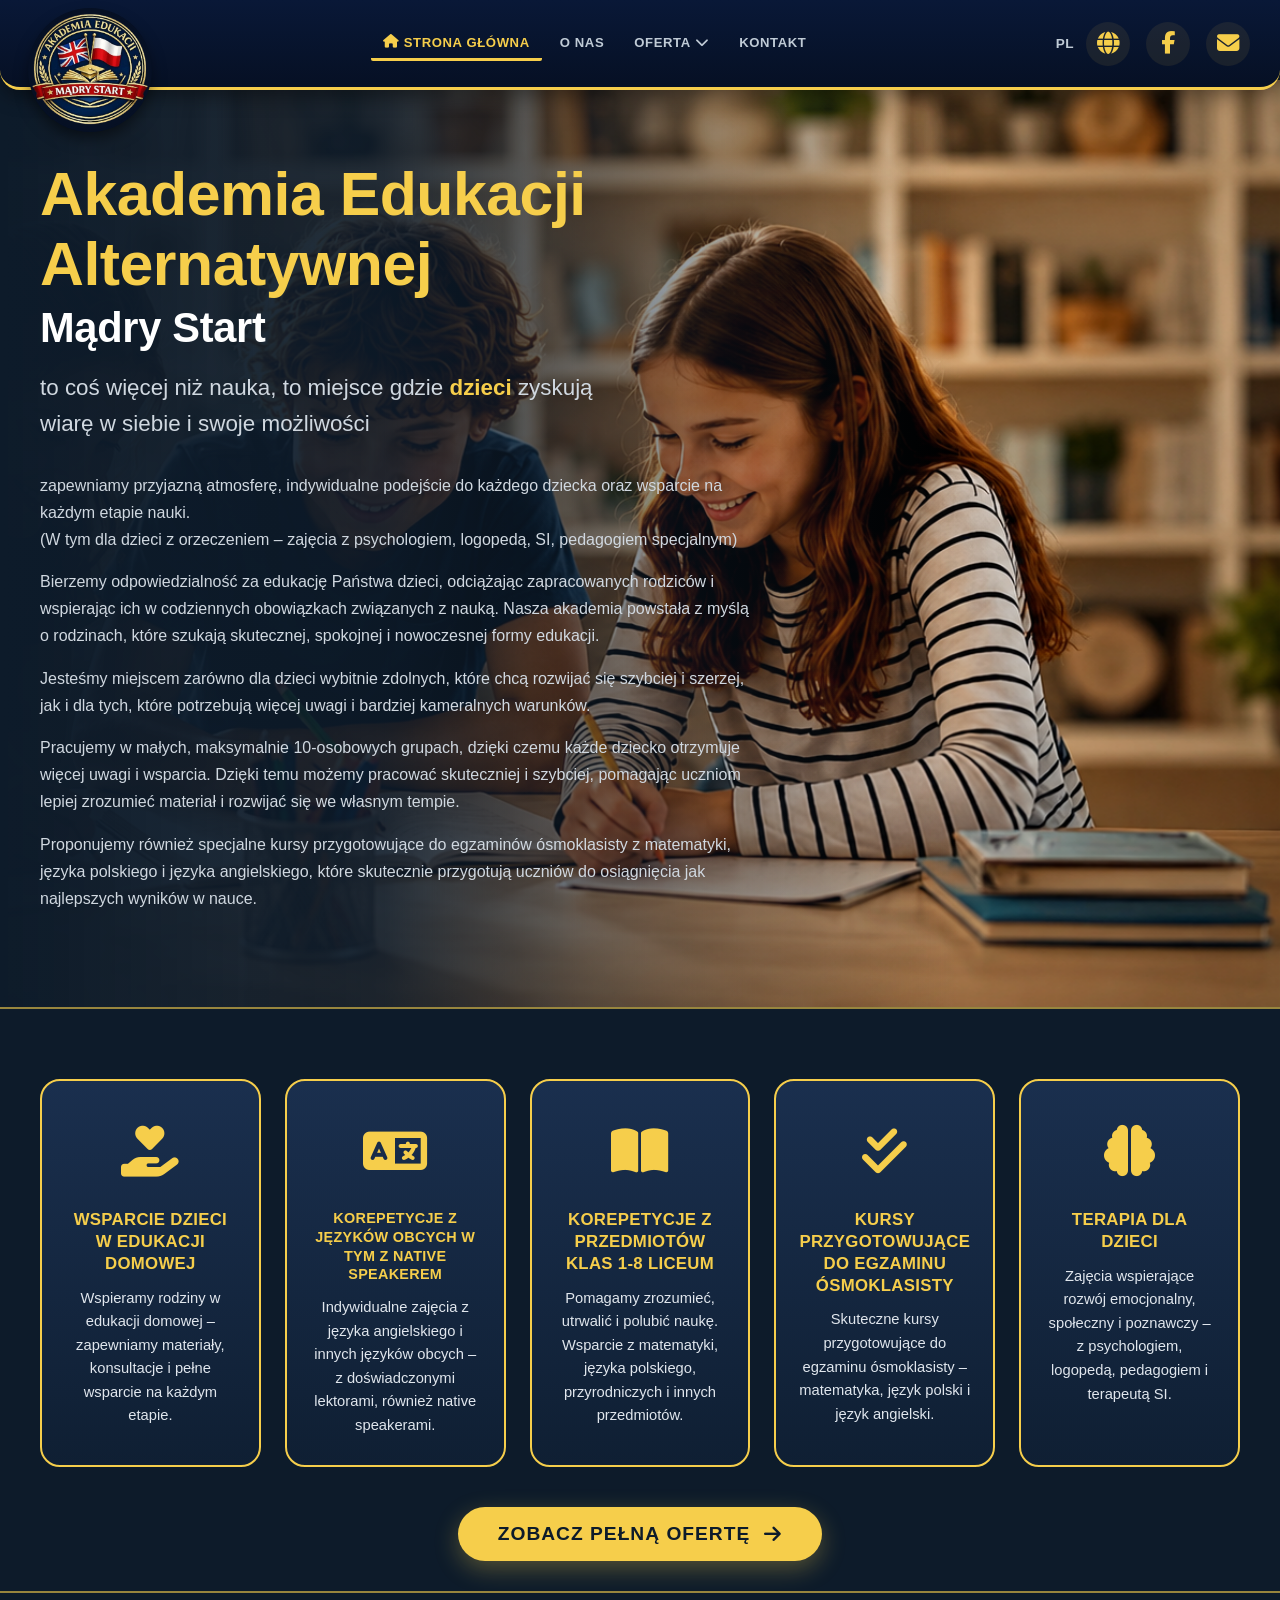
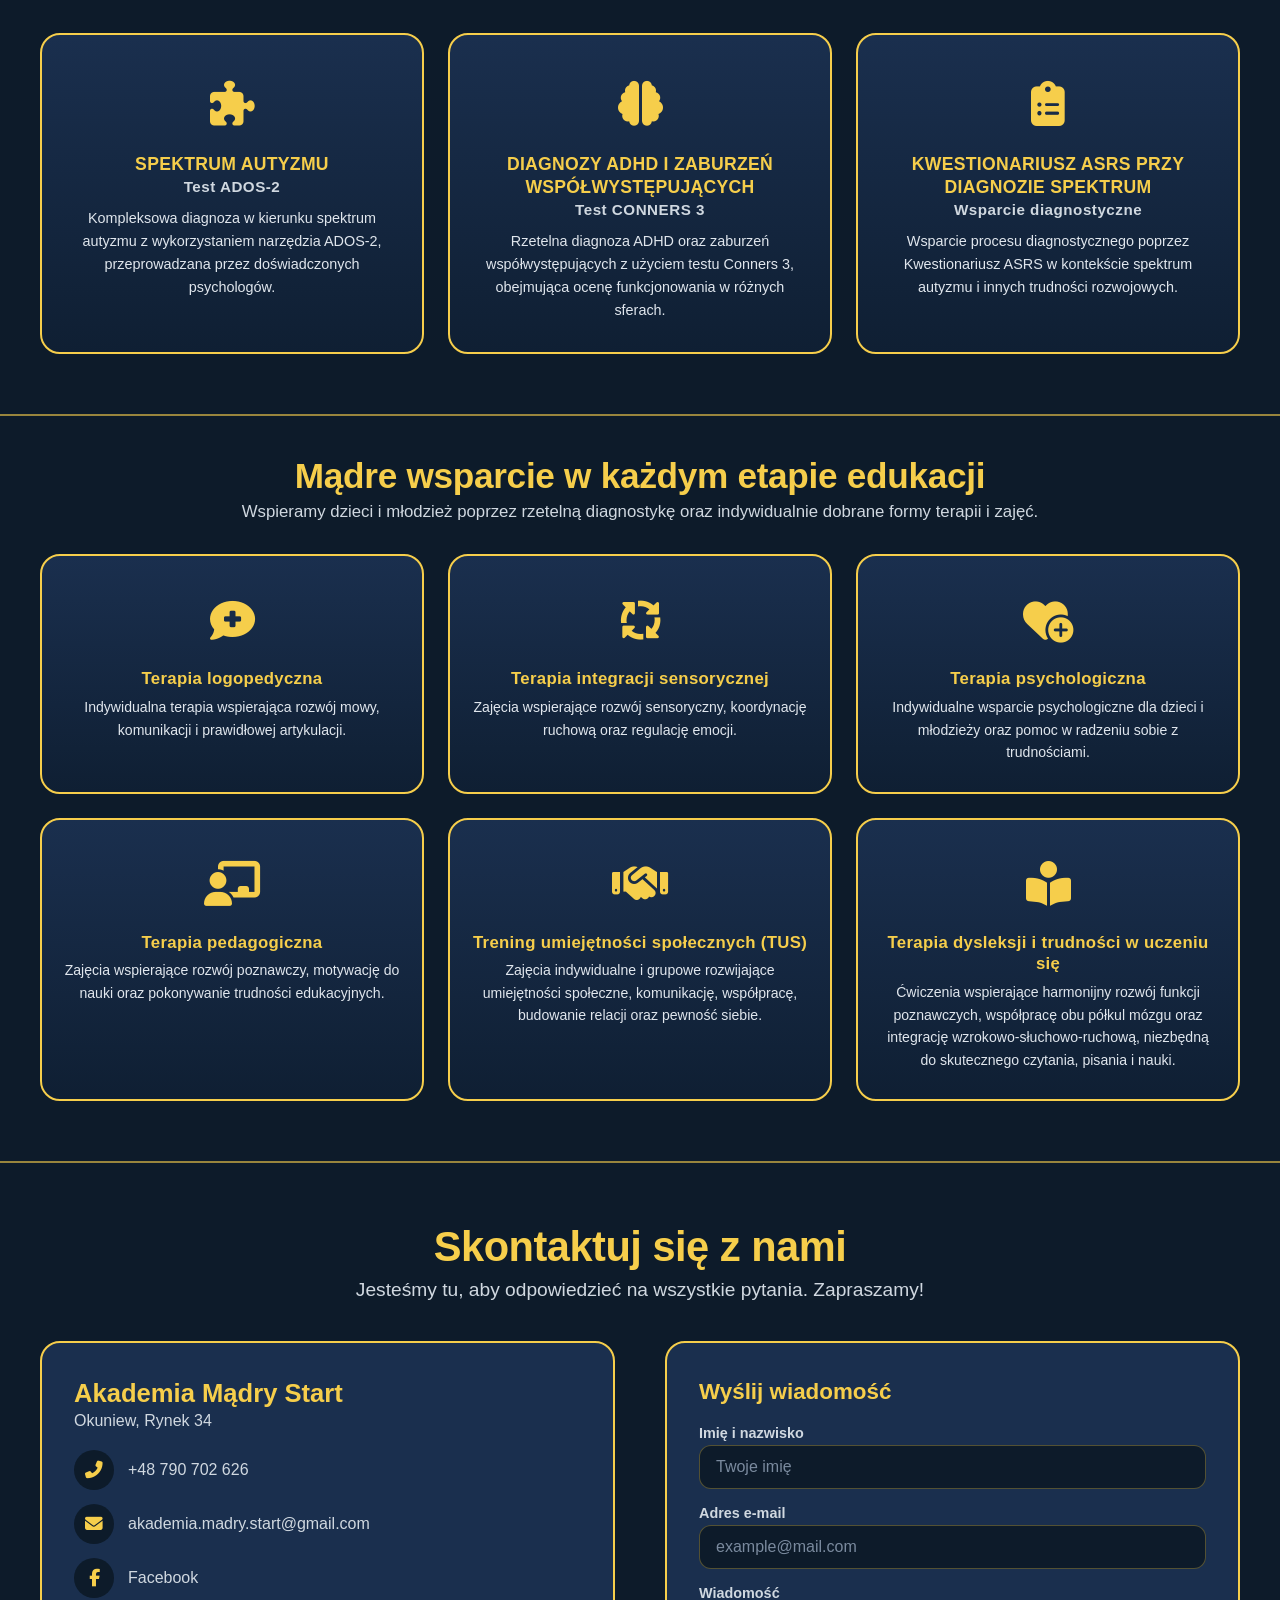
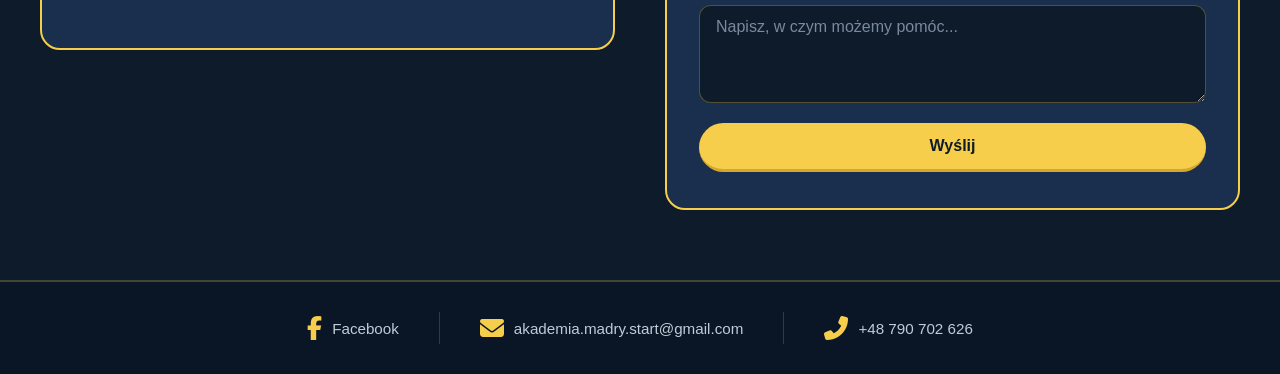
<file: index.html>
<!DOCTYPE html>
<html lang="pl">
<head>
    <meta charset="UTF-8" />
    <meta name="viewport" content="width=device-width, initial-scale=1.0" />
    <title>Akademia Edukacji Alternatywnej</title>
    <link rel="stylesheet" href="https://cdnjs.cloudflare.com/ajax/libs/font-awesome/6.4.0/css/all.min.css" />
    <link rel="stylesheet" href="assets/css/style.css" />
</head>
<body>
    <nav class="navbar" id="mainNav">
        <div class="logo">
            <img class="logo-img" src="assets/images/icons/icon.png" alt="Logo Akademia" />
        </div>
        <ul class="navbar-center">
            <li class="nav-item active" data-target="home">
                <a href="index.html#home"><i class="fas fa-house"></i> <span data-translate="nav_home">STRONA GŁÓWNA</span></a>
            </li>
            <li class="nav-item" data-target="about">
                <a href="#about"><span data-translate="nav_about">O NAS</span></a>
            </li>
            <li class="nav-item has-dropdown" data-target="offer">
                <span class="dropdown-toggle"><span data-translate="nav_offer">OFERTA</span> <i class="fas fa-chevron-down"></i></span>
                <ul class="dropdown-menu">
                    <li><a href="oferty.html#abonament"><i class="fas fa-flag"></i> <span data-translate="offer_angielski">Język angielski</span></a></li>
                    <li><a href="oferty.html#abonament"><i class="fas fa-flag"></i> <span data-translate="offer_francuski">Język francuski</span></a></li>
                    <li><a href="oferty.html#abonament"><i class="fas fa-paint-brush"></i> <span data-translate="offer_malarskie">Zajęcia malarskie</span></a></li>
                    <li><a href="oferty.html#abonament"><i class="fas fa-robot"></i> <span data-translate="offer_robotyka">Robotyka</span></a></li>
                    <li><a href="oferty.html#abonament"><i class="fas fa-puzzle-piece"></i> <span data-translate="offer_sensoplastyka">Sensoplastyka</span></a></li>
                    <li><a href="oferty.html#abonament"><i class="fas fa-calculator"></i> <span data-translate="offer_matematyka">Matematyka od kuchni</span></a></li>
                    <li><a href="oferty.html#abonament"><i class="fas fa-book"></i> <span data-translate="offer_lekturownik">Lekturownik</span></a></li>
                    <li><a href="oferty.html#abonament"><i class="fas fa-tasks"></i> <span data-translate="offer_przedmiotowe">Zajęcia przedmiotowe</span></a></li>
                    <li><a href="oferty.html#dodatkowe"><i class="fas fa-ellipsis-h"></i> <span data-translate="offer_inne">Inne</span></a></li>
                </ul>
            </li>
            <li class="nav-item" data-target="contact">
                <a href="#contactSection"><span data-translate="nav_contact">KONTAKT</span></a>
            </li>
        </ul>
        <div class="navbar-right">
            <div class="lang-wrapper">
                <span class="lang-current-label" id="langCurrentLabel">PL</span>
                <div class="social-icon lang-toggle-btn" id="langToggle">
                    <i class="fas fa-globe"></i>
                </div>
                <ul class="lang-dropdown" id="langDropdown">
                    <li class="active-lang" data-lang="pl">Polski</li>
                    <li data-lang="en">English</li>
                </ul>
            </div>
            <a href="https://www.facebook.com/people/Akademia-Edukacji-Alternatywnej-M%C4%85dry-Start/61589577715556/" class="social-icon" aria-label="Facebook" target="_blank"><i class="fab fa-facebook-f"></i></a>
            <a href="mailto:akademia.madry.start@gmail.com" class="social-icon" aria-label="Email"><i class="fas fa-envelope"></i></a>
        </div>
    </nav>

    <section class="hero" id="home">
        <div class="hero-bg"></div>
        <div class="hero-content fade-in">
            <h1 class="hero-title">
                <span class="gold" data-translate="hero_title1">Akademia Edukacji</span><br />
                <span class="gold" data-translate="hero_title2">Alternatywnej</span>
            </h1>
            <h2 class="hero-sub white" data-translate="hero_sub">Mądry Start</h2>
            <p class="hero-desc" data-translate="hero_desc">
                to coś więcej niż nauka, to miejsce gdzie
                <span class="gold" data-translate="hero_highlight">dzieci</span> zyskują wiarę w siebie i swoje możliwości
            </p>
            <div class="hero-full-text">
                <p data-translate="about_short">
                    zapewniamy przyjazną atmosferę, indywidualne podejście do każdego dziecka oraz wsparcie na każdym etapie nauki.<br>
                    <span class="hero_highlight" data-translate="about_orzeczenie">(W tym dla dzieci z orzeczeniem – zajęcia z psychologiem, logopedą, SI, pedagogiem specjalnym)</span>
                </p>
                <p data-translate="about_p1">Bierzemy odpowiedzialność za edukację Państwa dzieci, odciążając zapracowanych rodziców i wspierając ich w codziennych obowiązkach związanych z nauką. Nasza akademia powstała z myślą o rodzinach, które szukają skutecznej, spokojnej i nowoczesnej formy edukacji.</p>
                <p data-translate="about_p2">Jesteśmy miejscem zarówno dla dzieci wybitnie zdolnych, które chcą rozwijać się szybciej i szerzej, jak i dla tych, które potrzebują więcej uwagi i bardziej kameralnych warunków.</p>
                <p data-translate="about_p3">Pracujemy w małych, maksymalnie 10-osobowych grupach, dzięki czemu każde dziecko otrzymuje więcej uwagi i wsparcia. Dzięki temu możemy pracować skuteczniej i szybciej, pomagając uczniom lepiej zrozumieć materiał i rozwijać się we własnym tempie.</p>
                <p data-translate="about_p4">Proponujemy również specjalne kursy przygotowujące do egzaminów ósmoklasisty z matematyki, języka polskiego i języka angielskiego, które skutecznie przygotują uczniów do osiągnięcia jak najlepszych wyników w nauce.</p>
            </div>
        </div>
    </section>

    <hr class="gold-hr" />

    <section class="boxes-section fade-in-up" id="about">
        <div class="boxes-grid">
            <div class="box-item">
                <div class="box-icon"><i class="fas fa-hand-holding-heart"></i></div>
                <h3 class="box-title" data-translate="box1_title">WSPARCIE DZIECI W EDUKACJI DOMOWEJ</h3>
                <p class="box-text" data-translate="box1_text">Wspieramy rodziny w edukacji domowej – zapewniamy materiały, konsultacje i pełne wsparcie na każdym etapie.</p>
            </div>
            <div class="box-item">
                <div class="box-icon"><i class="fas fa-language"></i></div>
                <h3 class="box-title smaller" data-translate="box2_title">KOREPETYCJE Z JĘZYKÓW OBCYCH W TYM Z NATIVE SPEAKEREM</h3>
                <p class="box-text" data-translate="box2_text">Indywidualne zajęcia z języka angielskiego i innych języków obcych – z doświadczonymi lektorami, również native speakerami.</p>
            </div>
            <div class="box-item">
                <div class="box-icon"><i class="fas fa-book-open"></i></div>
                <h3 class="box-title" data-translate="box3_title">KOREPETYCJE Z PRZEDMIOTÓW KLAS 1-8 LICEUM</h3>
                <p class="box-text" data-translate="box3_text">Pomagamy zrozumieć, utrwalić i polubić naukę. Wsparcie z matematyki, języka polskiego, przyrodniczych i innych przedmiotów.</p>
            </div>
            <div class="box-item">
                <div class="box-icon"><i class="fas fa-check-double"></i></div>
                <h3 class="box-title" data-translate="box4_title">KURSY PRZYGOTOWUJĄCE DO EGZAMINU ÓSMOKLASISTY</h3>
                <p class="box-text" data-translate="box4_text">Skuteczne kursy przygotowujące do egzaminu ósmoklasisty – matematyka, język polski i język angielski.</p>
            </div>
            <div class="box-item">
                <div class="box-icon"><i class="fas fa-brain"></i></div>
                <h3 class="box-title" data-translate="box5_title">TERAPIA DLA DZIECI</h3>
                <p class="box-text" data-translate="box5_text">Zajęcia wspierające rozwój emocjonalny, społeczny i poznawczy – z psychologiem, logopedą, pedagogiem i terapeutą SI.</p>
            </div>
        </div>
        <div style="text-align: center; margin-top: 40px;">
            <a href="oferty.html" class="btn-offer-cta">
                <span data-translate="see_full_offer">Zobacz pełną ofertę</span> <i class="fas fa-arrow-right"></i>
            </a>
        </div>
    </section>

    <hr class="gold-hr" />

    <section class="diagnostic-section fade-in-up">
        <div class="diagnostic-grid">
            <div class="diagnostic-item">
                <div class="diagnostic-icon"><i class="fas fa-puzzle-piece"></i></div>
                <h3 class="diagnostic-title" data-translate="diag1_title">Spektrum Autyzmu</h3>
                <p class="diagnostic-sub" data-translate="diag1_sub">Test ADOS-2</p>
                <p class="diagnostic-text" data-translate="diag1_text">Kompleksowa diagnoza w kierunku spektrum autyzmu z wykorzystaniem narzędzia ADOS‑2, przeprowadzana przez doświadczonych psychologów.</p>
            </div>
            <div class="diagnostic-item">
                <div class="diagnostic-icon"><i class="fas fa-brain"></i></div>
                <h3 class="diagnostic-title" data-translate="diag2_title">Diagnozy ADHD i Zaburzeń Współwystępujących</h3>
                <p class="diagnostic-sub" data-translate="diag2_sub">Test CONNERS 3</p>
                <p class="diagnostic-text" data-translate="diag2_text">Rzetelna diagnoza ADHD oraz zaburzeń współwystępujących z użyciem testu Conners 3, obejmująca ocenę funkcjonowania w różnych sferach.</p>
            </div>
            <div class="diagnostic-item">
                <div class="diagnostic-icon"><i class="fas fa-clipboard-list"></i></div>
                <h3 class="diagnostic-title" data-translate="diag3_title">Kwestionariusz ASRS Przy Diagnozie Spektrum</h3>
                <p class="diagnostic-sub" data-translate="diag3_sub">Wsparcie diagnostyczne</p>
                <p class="diagnostic-text" data-translate="diag3_text">Wsparcie procesu diagnostycznego poprzez Kwestionariusz ASRS w kontekście spektrum autyzmu i innych trudności rozwojowych.</p>
            </div>
        </div>
    </section>

    <hr class="gold-hr" />

    <section class="therapy-section fade-in-up" style="padding: 40px 40px 60px; background: #0d1b2a;">
        <div style="max-width: 1440px; margin: 0 auto;">
            <h2 style="color: #f6ce4b; font-size: 2.2rem; text-align: center; margin-bottom: 6px; letter-spacing: -0.3px;" data-translate="therapy_title">Mądre wsparcie w każdym etapie edukacji</h2>
            <p style="text-align: center; color: #d0d8e0; font-size: 1.05rem; margin-bottom: 32px;" data-translate="therapy_sub">Wspieramy dzieci i młodzież poprzez rzetelną diagnostykę oraz indywidualnie dobrane formy terapii i zajęć.</p>
            <div class="therapy-grid">
                <div class="therapy-item">
                    <div class="therapy-icon"><i class="fas fa-comment-medical"></i></div>
                    <h3 class="therapy-title" data-translate="therapy_logopedia">Terapia logopedyczna</h3>
                    <p class="therapy-text" data-translate="therapy_logopedia_text">Indywidualna terapia wspierająca rozwój mowy, komunikacji i prawidłowej artykulacji.</p>
                </div>
                <div class="therapy-item">
                    <div class="therapy-icon"><i class="fas fa-arrows-spin"></i></div>
                    <h3 class="therapy-title" data-translate="therapy_si">Terapia integracji sensorycznej</h3>
                    <p class="therapy-text" data-translate="therapy_si_text">Zajęcia wspierające rozwój sensoryczny, koordynację ruchową oraz regulację emocji.</p>
                </div>
                <div class="therapy-item">
                    <div class="therapy-icon"><i class="fas fa-heart-circle-plus"></i></div>
                    <h3 class="therapy-title" data-translate="therapy_psychologiczna">Terapia psychologiczna</h3>
                    <p class="therapy-text" data-translate="therapy_psychologiczna_text">Indywidualne wsparcie psychologiczne dla dzieci i młodzieży oraz pomoc w radzeniu sobie z trudnościami.</p>
                </div>
                <div class="therapy-item">
                    <div class="therapy-icon"><i class="fas fa-chalkboard-user"></i></div>
                    <h3 class="therapy-title" data-translate="therapy_pedagogiczna">Terapia pedagogiczna</h3>
                    <p class="therapy-text" data-translate="therapy_pedagogiczna_text">Zajęcia wspierające rozwój poznawczy, motywację do nauki oraz pokonywanie trudności edukacyjnych.</p>
                </div>
                <div class="therapy-item">
                    <div class="therapy-icon"><i class="fas fa-handshake"></i></div>
                    <h3 class="therapy-title" data-translate="therapy_tus">Trening umiejętności społecznych (TUS)</h3>
                    <p class="therapy-text" data-translate="therapy_tus_text">Zajęcia indywidualne i grupowe rozwijające umiejętności społeczne, komunikację, współpracę, budowanie relacji oraz pewność siebie.</p>
                </div>
                <div class="therapy-item">
                    <div class="therapy-icon"><i class="fas fa-book-open-reader"></i></div>
                    <h3 class="therapy-title" data-translate="therapy_dysleksja">Terapia dysleksji i trudności w uczeniu się</h3>
                    <p class="therapy-text" data-translate="therapy_dysleksja_text">Ćwiczenia wspierające harmonijny rozwój funkcji poznawczych, współpracę obu półkul mózgu oraz integrację wzrokowo-słuchowo-ruchową, niezbędną do skutecznego czytania, pisania i nauki.</p>
                </div>
            </div>
        </div>
    </section>

    <hr class="gold-hr" />

    <section class="contact-section fade-in-up" id="contactSection">
        <div class="contact-container">
            <div class="contact-header">
                <h2 class="contact-title" data-translate="contact_title">Skontaktuj się z nami</h2>
                <p class="contact-subtitle" data-translate="contact_sub">Jesteśmy tu, aby odpowiedzieć na wszystkie pytania. Zapraszamy!</p>
            </div>
            <div class="contact-grid">
                <div class="contact-info">
                    <h3 class="contact-name" data-translate="contact_name">Akademia Mądry Start</h3>
                    <p class="contact-address" data-translate="contact_address">Okuniew, Rynek 34</p>
                    <div class="contact-detail">
                        <i class="fas fa-phone-alt"></i>
                        <a href="tel:+48790702626" data-translate="contact_phone">+48 790 702 626</a>
                    </div>
                    <div class="contact-detail">
                        <i class="fas fa-envelope"></i>
                        <a href="mailto:akademia.madry.start@gmail.com" data-translate="contact_email">akademia.madry.start@gmail.com</a>
                    </div>
                    <div class="contact-detail">
                        <i class="fab fa-facebook-f"></i>
                        <a href="https://www.facebook.com/people/Akademia-Edukacji-Alternatywnej-M%C4%85dry-Start/61589577715556/" target="_blank" data-translate="contact_fb">Facebook</a>
                    </div>
                </div>
                <div class="contact-form">
                    <h4 data-translate="form_title">Wyślij wiadomość</h4>
                    <form id="contactForm" action="https://formsubmit.co/akademia.madry.start@gmail.com" method="POST">
                        <input type="hidden" name="_captcha" value="false">
                        <input type="hidden" name="_template" value="table">
                        <input type="hidden" name="_subject" value="Nowa wiadomość z formularza Mądry Start">
                        <input type="text" name="_honey" style="display:none">
                        <div class="form-group">
                            <label for="contactName" data-translate="form_name">Imię i nazwisko</label>
                            <input type="text" id="contactName" name="name" placeholder="Twoje imię" data-translate-placeholder="form_name_placeholder" required />
                        </div>
                        <div class="form-group">
                            <label for="contactEmail" data-translate="form_email">Adres e-mail</label>
                            <input type="email" id="contactEmail" name="email" placeholder="example@mail.com" data-translate-placeholder="form_email_placeholder" required />
                            <div id="emailError" style="color: #ff6b6b; font-size: 0.8rem; margin-top: 4px; display: none;">Proszę podać poprawny adres e-mail.</div>
                        </div>
                        <div class="form-group">
                            <label for="contactMsg" data-translate="form_message">Wiadomość</label>
                            <textarea id="contactMsg" name="message" rows="4" placeholder="Napisz, w czym możemy pomóc..." data-translate-placeholder="form_msg_placeholder" required></textarea>
                        </div>
                        <button type="submit" class="btn-submit" data-translate="form_submit">Wyślij</button>
                    </form>
                    <div id="formStatus" style="margin-top: 14px; font-weight: 600; display: none;"></div>
                </div>
            </div>
        </div>
    </section>

    <footer class="footer" id="footerSection">
        <div class="footer-item"><a href="https://www.facebook.com/people/Akademia-Edukacji-Alternatywnej-M%C4%85dry-Start/61589577715556/" target="_blank"><i class="fab fa-facebook-f"></i> <span data-translate="footer_fb">Facebook</span></a></div>
        <div class="footer-divider"></div>
        <div class="footer-item"><a href="mailto:akademia.madry.start@gmail.com"><i class="fas fa-envelope"></i> <span data-translate="footer_email">akademia.madry.start@gmail.com</span></a></div>
        <div class="footer-divider"></div>
        <div class="footer-item"><a href="tel:+48790702626"><i class="fas fa-phone-alt"></i> <span data-translate="footer_phone">+48 790 702 626</span></a></div>
    </footer>

    <script src="assets/js/languages.js"></script>
    <script src="assets/js/script.js"></script>
</body>
</html>
</file>
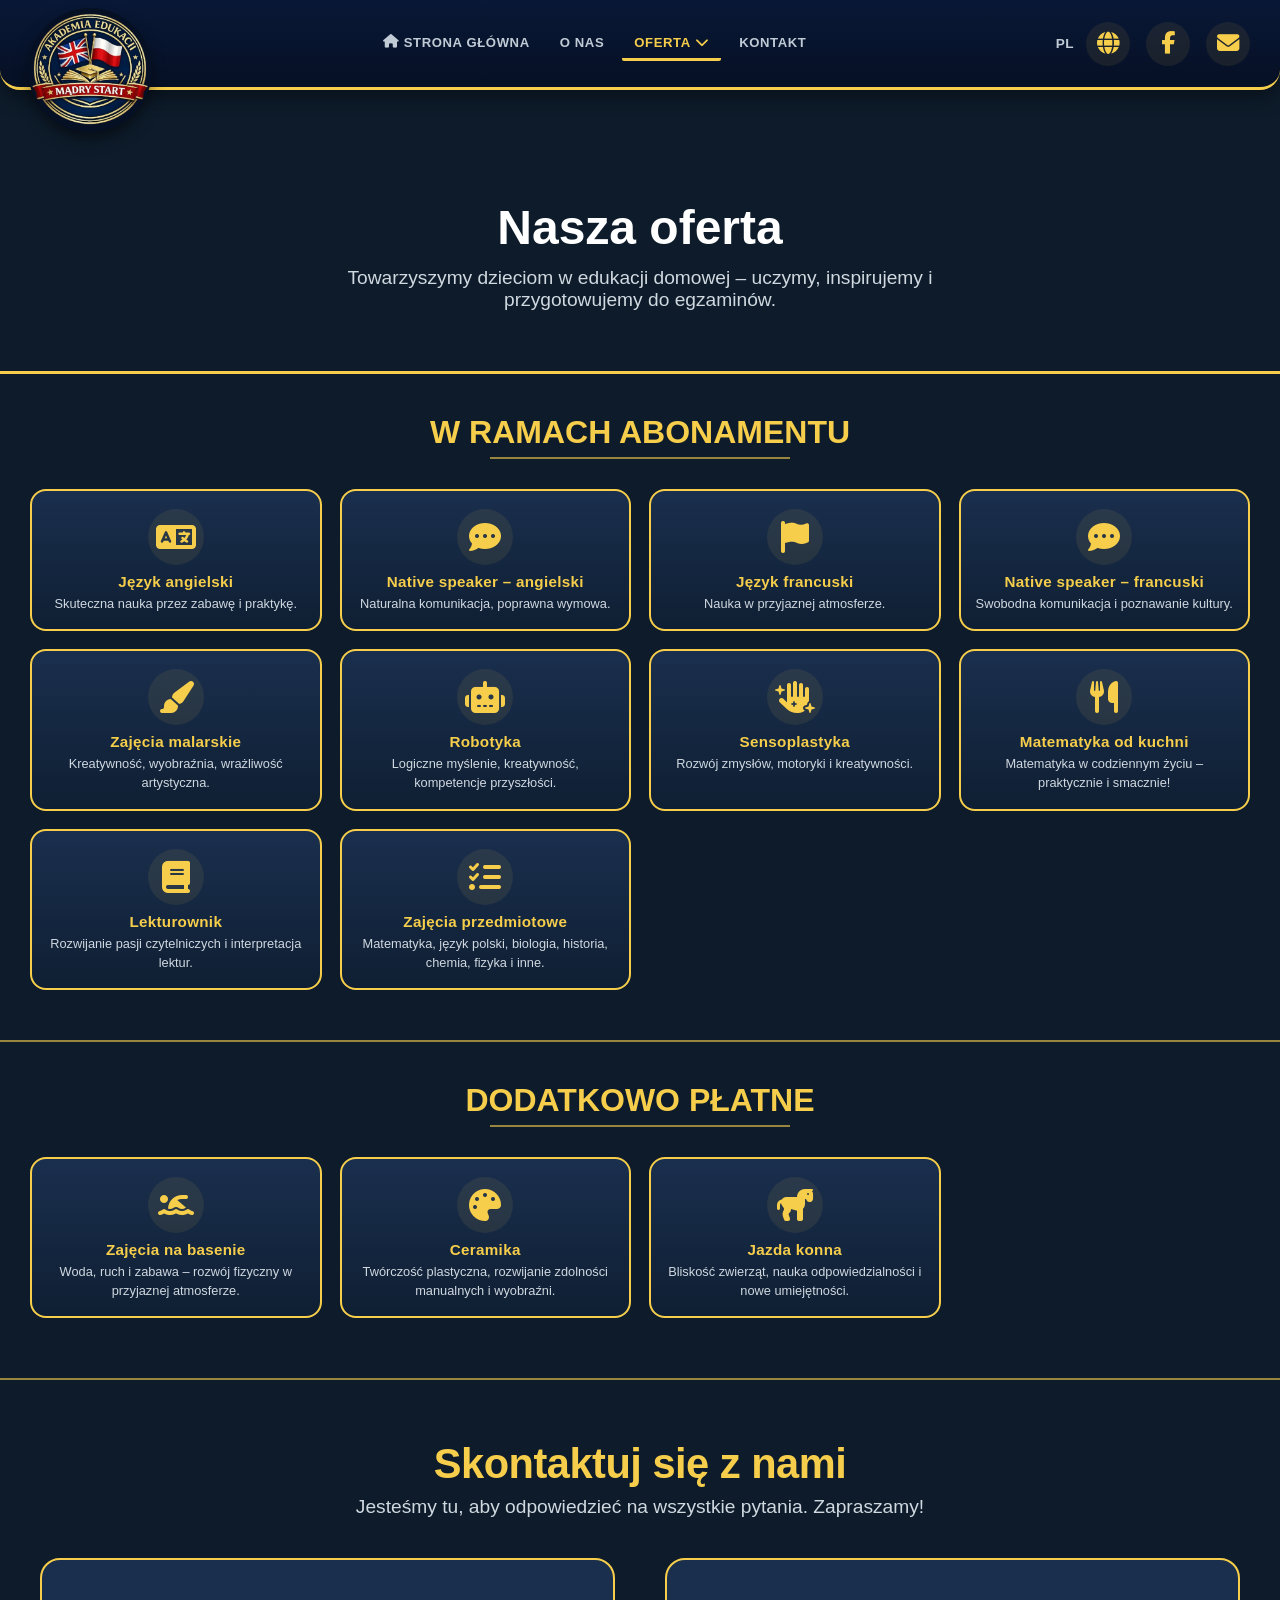
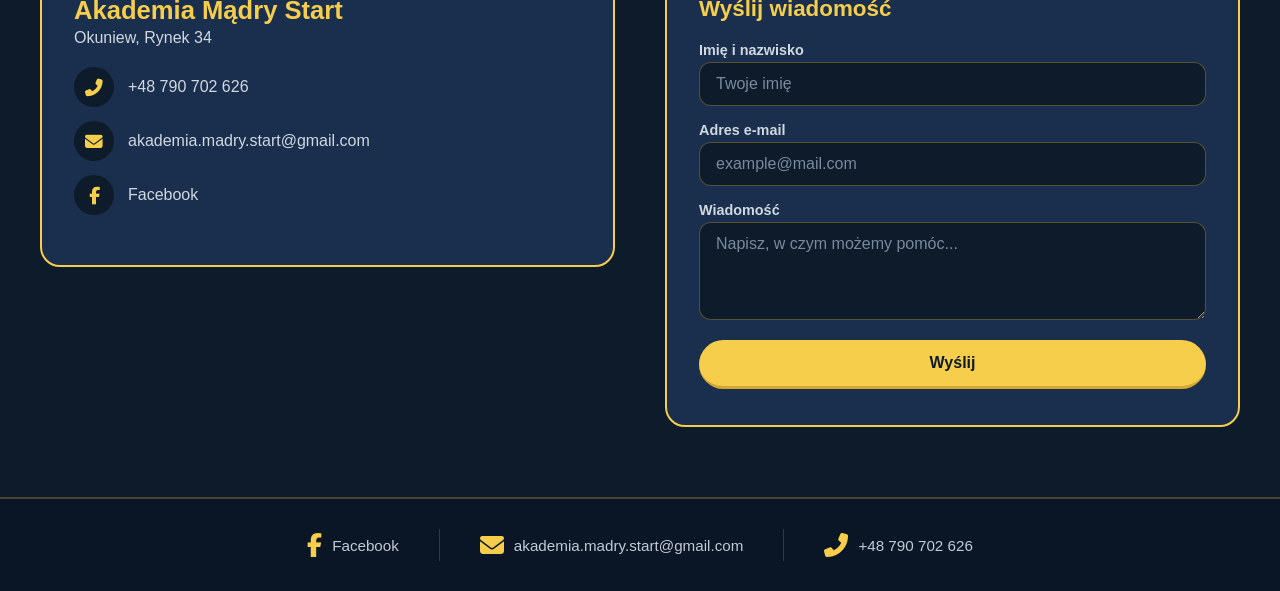
<file: oferty.html>
<!DOCTYPE html>
<html lang="pl">
<head>
    <meta charset="UTF-8" />
    <meta name="viewport" content="width=device-width, initial-scale=1.0" />
    <title>Oferta – Akademia Mądry Start</title>
    <link rel="stylesheet" href="https://cdnjs.cloudflare.com/ajax/libs/font-awesome/6.4.0/css/all.min.css" />
    <link rel="stylesheet" href="assets/css/style.css" />
</head>
<body>
    <nav class="navbar" id="mainNav">
        <div class="logo">
            <img class="logo-img" src="assets/images/icons/icon.png" alt="Logo Akademia" />
        </div>
        <ul class="navbar-center">
            <li class="nav-item" data-target="home">
                <a href="index.html#home"><i class="fas fa-house"></i> <span data-translate="nav_home">STRONA GŁÓWNA</span></a>
            </li>
            <li class="nav-item" data-target="about">
                <a href="index.html#about"><span data-translate="nav_about">O NAS</span></a>
            </li>
            <li class="nav-item active has-dropdown" data-target="offer">
                <span class="dropdown-toggle"><span data-translate="nav_offer">OFERTA</span> <i class="fas fa-chevron-down"></i></span>
                <ul class="dropdown-menu">
                    <li><a href="#abonament"><i class="fas fa-flag"></i> <span data-translate="offer_angielski">Język angielski</span></a></li>
                    <li><a href="#abonament"><i class="fas fa-flag"></i> <span data-translate="offer_francuski">Język francuski</span></a></li>
                    <li><a href="#abonament"><i class="fas fa-paint-brush"></i> <span data-translate="offer_malarskie">Zajęcia malarskie</span></a></li>
                    <li><a href="#abonament"><i class="fas fa-robot"></i> <span data-translate="offer_robotyka">Robotyka</span></a></li>
                    <li><a href="#abonament"><i class="fas fa-puzzle-piece"></i> <span data-translate="offer_sensoplastyka">Sensoplastyka</span></a></li>
                    <li><a href="#abonament"><i class="fas fa-calculator"></i> <span data-translate="offer_matematyka">Matematyka od kuchni</span></a></li>
                    <li><a href="#abonament"><i class="fas fa-book"></i> <span data-translate="offer_lekturownik">Lekturownik</span></a></li>
                    <li><a href="#abonament"><i class="fas fa-tasks"></i> <span data-translate="offer_przedmiotowe">Zajęcia przedmiotowe</span></a></li>
                    <li><a href="#dodatkowe"><i class="fas fa-ellipsis-h"></i> <span data-translate="offer_inne">Inne</span></a></li>
                </ul>
            </li>
            <li class="nav-item" data-target="contact">
                <a href="#contactSection"><span data-translate="nav_contact">KONTAKT</span></a>
            </li>
        </ul>
        <div class="navbar-right">
            <div class="lang-wrapper">
                <span class="lang-current-label" id="langCurrentLabel">PL</span>
                <div class="social-icon lang-toggle-btn" id="langToggle">
                    <i class="fas fa-globe"></i>
                </div>
                <ul class="lang-dropdown" id="langDropdown">
                    <li class="active-lang" data-lang="pl">Polski</li>
                    <li data-lang="en">English</li>
                </ul>
            </div>
            <a href="https://www.facebook.com/people/Akademia-Edukacji-Alternatywnej-M%C4%85dry-Start/61589577715556/" class="social-icon" aria-label="Facebook" target="_blank"><i class="fab fa-facebook-f"></i></a>
            <a href="mailto:akademia.madry.start@gmail.com" class="social-icon" aria-label="Email"><i class="fas fa-envelope"></i></a>
        </div>
    </nav>

    <section class="page-hero">
        <h1><span data-translate="page_offer_title">Nasza oferta</span></h1>
        <p data-translate="page_offer_desc">Towarzyszymy dzieciom w edukacji domowej – uczymy, inspirujemy i przygotowujemy do egzaminów.</p>
    </section>

    <section id="abonament" style="padding: 40px 30px 50px; background: #0d1b2a;">
        <div style="max-width: 1400px; margin: 0 auto;">
            <h2 style="color: #f6ce4b; font-size: 2rem; text-align: center; margin-bottom: 6px;" data-translate="offer_subscription_title">W RAMACH ABONAMENTU</h2>
            <hr class="gold-hr" style="max-width: 300px; margin: 0 auto 30px;" />
            <div class="offer-grid-compact">
                <div class="offer-card offer-card-compact">
                    <div class="offer-icon"><i class="fas fa-language"></i></div>
                    <h3 data-translate="offer_angielski">Język angielski</h3>
                    <p data-translate="offer_angielski_desc">Skuteczna nauka przez zabawę i praktykę.</p>
                </div>
                <div class="offer-card offer-card-compact">
                    <div class="offer-icon"><i class="fas fa-comment-dots"></i></div>
                    <h3 data-translate="offer_native_angielski">Native speaker – angielski</h3>
                    <p data-translate="offer_native_angielski_desc">Naturalna komunikacja, poprawna wymowa.</p>
                </div>
                <div class="offer-card offer-card-compact">
                    <div class="offer-icon"><i class="fas fa-flag"></i></div>
                    <h3 data-translate="offer_francuski">Język francuski</h3>
                    <p data-translate="offer_francuski_desc">Nauka w przyjaznej atmosferze.</p>
                </div>
                <div class="offer-card offer-card-compact">
                    <div class="offer-icon"><i class="fas fa-comment-dots"></i></div>
                    <h3 data-translate="offer_native_francuski">Native speaker – francuski</h3>
                    <p data-translate="offer_native_francuski_desc">Swobodna komunikacja i poznawanie kultury.</p>
                </div>
                <div class="offer-card offer-card-compact">
                    <div class="offer-icon"><i class="fas fa-paint-brush"></i></div>
                    <h3 data-translate="offer_malarskie">Zajęcia malarskie</h3>
                    <p data-translate="offer_malarskie_desc">Kreatywność, wyobraźnia, wrażliwość artystyczna.</p>
                </div>
                <div class="offer-card offer-card-compact">
                    <div class="offer-icon"><i class="fas fa-robot"></i></div>
                    <h3 data-translate="offer_robotyka">Robotyka</h3>
                    <p data-translate="offer_robotyka_desc">Logiczne myślenie, kreatywność, kompetencje przyszłości.</p>
                </div>
                <div class="offer-card offer-card-compact">
                    <div class="offer-icon"><i class="fas fa-hand-sparkles"></i></div>
                    <h3 data-translate="offer_sensoplastyka">Sensoplastyka</h3>
                    <p data-translate="offer_sensoplastyka_desc">Rozwój zmysłów, motoryki i kreatywności.</p>
                </div>
                <div class="offer-card offer-card-compact">
                    <div class="offer-icon"><i class="fas fa-utensils"></i></div>
                    <h3 data-translate="offer_matematyka">Matematyka od kuchni</h3>
                    <p data-translate="offer_matematyka_desc">Matematyka w codziennym życiu – praktycznie i smacznie!</p>
                </div>
                <div class="offer-card offer-card-compact">
                    <div class="offer-icon"><i class="fas fa-book"></i></div>
                    <h3 data-translate="offer_lekturownik">Lekturownik</h3>
                    <p data-translate="offer_lekturownik_desc">Rozwijanie pasji czytelniczych i interpretacja lektur.</p>
                </div>
                <div class="offer-card offer-card-compact">
                    <div class="offer-icon"><i class="fas fa-tasks"></i></div>
                    <h3 data-translate="offer_przedmiotowe">Zajęcia przedmiotowe</h3>
                    <p data-translate="offer_przedmiotowe_desc">Matematyka, język polski, biologia, historia, chemia, fizyka i inne.</p>
                </div>
            </div>
        </div>
    </section>

    <hr class="gold-hr" />

    <section id="dodatkowe" style="padding: 40px 30px 60px; background: #0d1b2a;">
        <div style="max-width: 1400px; margin: 0 auto;">
            <h2 style="color: #f6ce4b; font-size: 2rem; text-align: center; margin-bottom: 6px;" data-translate="offer_extra_title">DODATKOWO PŁATNE</h2>
            <hr class="gold-hr" style="max-width: 300px; margin: 0 auto 30px;" />
            <div class="offer-grid-compact">
                <div class="offer-card offer-card-compact">
                    <div class="offer-icon"><i class="fas fa-swimmer"></i></div>
                    <h3 data-translate="offer_baseny">Zajęcia na basenie</h3>
                    <p data-translate="offer_baseny_desc">Woda, ruch i zabawa – rozwój fizyczny w przyjaznej atmosferze.</p>
                </div>
                <div class="offer-card offer-card-compact">
                    <div class="offer-icon"><i class="fas fa-palette"></i></div>
                    <h3 data-translate="offer_ceramika">Ceramika</h3>
                    <p data-translate="offer_ceramika_desc">Twórczość plastyczna, rozwijanie zdolności manualnych i wyobraźni.</p>
                </div>
                <div class="offer-card offer-card-compact">
                    <div class="offer-icon"><i class="fas fa-horse"></i></div>
                    <h3 data-translate="offer_jazda_konna">Jazda konna</h3>
                    <p data-translate="offer_jazda_konna_desc">Bliskość zwierząt, nauka odpowiedzialności i nowe umiejętności.</p>
                </div>
            </div>
        </div>
    </section>

    <hr class="gold-hr" />

    <section class="contact-section fade-in-up" id="contactSection">
        <div class="contact-container">
            <div class="contact-header">
                <h2 class="contact-title" data-translate="contact_title">Skontaktuj się z nami</h2>
                <p class="contact-subtitle" data-translate="contact_sub">Jesteśmy tu, aby odpowiedzieć na wszystkie pytania. Zapraszamy!</p>
            </div>
            <div class="contact-grid">
                <div class="contact-info">
                    <h3 class="contact-name" data-translate="contact_name">Akademia Mądry Start</h3>
                    <p class="contact-address" data-translate="contact_address">Okuniew, Rynek 34</p>
                    <div class="contact-detail">
                        <i class="fas fa-phone-alt"></i>
                        <a href="tel:+48790702626" data-translate="contact_phone">+48 790 702 626</a>
                    </div>
                    <div class="contact-detail">
                        <i class="fas fa-envelope"></i>
                        <a href="mailto:akademia.madry.start@gmail.com" data-translate="contact_email">akademia.madry.start@gmail.com</a>
                    </div>
                    <div class="contact-detail">
                        <i class="fab fa-facebook-f"></i>
                        <a href="https://www.facebook.com/people/Akademia-Edukacji-Alternatywnej-M%C4%85dry-Start/61589577715556/" target="_blank" data-translate="contact_fb">Facebook</a>
                    </div>
                </div>
                <div class="contact-form">
                    <h4 data-translate="form_title">Wyślij wiadomość</h4>
                    <form id="contactForm" action="https://formsubmit.co/akademia.madry.start@gmail.com" method="POST">
                        <input type="hidden" name="_captcha" value="false">
                        <input type="hidden" name="_template" value="table">
                        <input type="hidden" name="_subject" value="Nowa wiadomość z formularza Mądry Start">
                        <input type="text" name="_honey" style="display:none">
                        <div class="form-group">
                            <label for="contactName" data-translate="form_name">Imię i nazwisko</label>
                            <input type="text" id="contactName" name="name" placeholder="Twoje imię" data-translate-placeholder="form_name_placeholder" required />
                        </div>
                        <div class="form-group">
                            <label for="contactEmail" data-translate="form_email">Adres e-mail</label>
                            <input type="email" id="contactEmail" name="email" placeholder="example@mail.com" data-translate-placeholder="form_email_placeholder" required />
                            <div id="emailError" style="color: #ff6b6b; font-size: 0.8rem; margin-top: 4px; display: none;">Proszę podać poprawny adres e-mail.</div>
                        </div>
                        <div class="form-group">
                            <label for="contactMsg" data-translate="form_message">Wiadomość</label>
                            <textarea id="contactMsg" name="message" rows="4" placeholder="Napisz, w czym możemy pomóc..." data-translate-placeholder="form_msg_placeholder" required></textarea>
                        </div>
                        <button type="submit" class="btn-submit" data-translate="form_submit">Wyślij</button>
                    </form>
                    <div id="formStatus" style="margin-top: 14px; font-weight: 600; display: none;"></div>
                </div>
            </div>
        </div>
    </section>

    <footer class="footer" id="footerSection">
        <div class="footer-item"><a href="https://www.facebook.com/people/Akademia-Edukacji-Alternatywnej-M%C4%85dry-Start/61589577715556/" target="_blank"><i class="fab fa-facebook-f"></i> <span data-translate="footer_fb">Facebook</span></a></div>
        <div class="footer-divider"></div>
        <div class="footer-item"><a href="mailto:akademia.madry.start@gmail.com"><i class="fas fa-envelope"></i> <span data-translate="footer_email">akademia.madry.start@gmail.com</span></a></div>
        <div class="footer-divider"></div>
        <div class="footer-item"><a href="tel:+48790702626"><i class="fas fa-phone-alt"></i> <span data-translate="footer_phone">+48 790 702 626</span></a></div>
    </footer>

    <script src="assets/js/languages.js"></script>
    <script src="assets/js/script.js"></script>
</body>
</html>
</file>
<file: assets/css/style.css>
* {
    margin: 0;
    padding: 0;
    box-sizing: border-box;
}
html {
    scroll-behavior: smooth;
}
body {
    font-family: 'Segoe UI', Tahoma, Geneva, Verdana, sans-serif;
    background: #0d1b2a;
    color: #fff;
    padding-top: 80px;
}
a {
    text-decoration: none;
    color: inherit;
}
ul {
    list-style: none;
}
.navbar {
    position: fixed;
    top: 0;
    left: 0;
    width: 100%;
    height: 90px;
    background: linear-gradient(to bottom, #091837, #061024);
    z-index: 9999;
    display: flex;
    align-items: center;
    justify-content: space-between;
    padding: 0 30px 0 140px;
    border-bottom: 3px solid #f6ce4b;
    border-bottom-left-radius: 20px;
    border-bottom-right-radius: 20px;
    box-shadow: 0 6px 20px rgba(0, 0, 0, 0.4);
    overflow: visible;
}
.logo {
    position: absolute;
    top: 10px;
    left: 30px;
    width: 120px;
    height: 120px;
    border-radius: 50%;
    background-color: #061024;
    box-shadow: 0 0 0 2px #061024, 0 8px 15px rgba(0, 0, 0, 0.5);
    display: flex;
    justify-content: center;
    align-items: center;
    z-index: 1001;
    overflow: hidden;
}
.logo-img {
    width: 100%;
    height: auto;
    transform: scale(1.3);
    display: block;
}
.navbar-center {
    display: flex;
    align-items: center;
    gap: 6px;
    flex: 1;
    justify-content: center;
    padding: 0 20px;
    flex-wrap: nowrap;
    margin-left: auto;
}
.nav-item {
    position: relative;
    padding: 8px 12px;
    font-size: 0.82rem;
    font-weight: 700;
    letter-spacing: 0.6px;
    text-transform: uppercase;
    color: #c0cbd6;
    cursor: pointer;
    white-space: nowrap;
    transition: color 0.25s ease;
    display: flex;
    align-items: center;
    gap: 5px;
    border-bottom: 3px solid transparent;
    border-radius: 2px;
    user-select: none;
}
.nav-item a {
    display: flex;
    align-items: center;
    gap: 5px;
    color: inherit;
    width: 100%;
}
.nav-item i {
    font-size: 0.85rem;
    color: #c0cbd6;
    transition: color 0.25s ease;
}
.nav-item:hover,
.nav-item.active {
    color: #f6ce4b;
    border-bottom-color: #f6ce4b;
}
.nav-item:hover i,
.nav-item.active i {
    color: #f6ce4b;
}
.dropdown-menu {
    position: absolute;
    top: calc(100% + 6px);
    left: 50%;
    transform: translateX(-50%) scaleY(0.8);
    transform-origin: top center;
    background: #1a2f4e;
    min-width: 220px;
    border-radius: 8px;
    padding: 8px 0;
    box-shadow: 0 12px 30px rgba(0, 0, 0, 0.7);
    opacity: 0;
    pointer-events: none;
    transition: opacity 0.25s ease, transform 0.25s ease;
    border: 1px solid rgba(246, 206, 75, 0.3);
    z-index: 100;
}
.nav-item.has-dropdown:hover .dropdown-menu,
.nav-item.has-dropdown.open .dropdown-menu {
    opacity: 1;
    pointer-events: auto;
    transform: translateX(-50%) scaleY(1);
}
.dropdown-menu li {
    padding: 8px 18px;
    font-size: 0.78rem;
    font-weight: 600;
    text-transform: uppercase;
    color: #c0cbd6;
    letter-spacing: 0.3px;
    transition: background 0.2s ease, color 0.2s ease;
    border-left: 3px solid transparent;
    cursor: pointer;
    display: flex;
    align-items: center;
    gap: 12px;
}
.dropdown-menu li i {
    font-size: 1rem;
    color: #f6ce4b;
    width: 20px;
    text-align: center;
}
.dropdown-menu li:hover {
    background: rgba(246, 206, 75, 0.12);
    color: #f6ce4b;
    border-left-color: #f6ce4b;
}
.dropdown-menu li:hover i {
    color: #f6ce4b;
}
.dropdown-menu li a {
    display: flex;
    align-items: center;
    gap: 12px;
    width: 100%;
    color: inherit;
}
.navbar-right {
    display: flex;
    align-items: center;
    gap: 16px;
    flex-shrink: 0;
}
.lang-wrapper {
    display: flex;
    align-items: center;
    gap: 6px;
    position: relative;
}
.lang-current-label {
    color: #c0cbd6;
    font-size: 0.85rem;
    font-weight: 700;
    text-transform: uppercase;
    cursor: pointer;
    padding: 4px 6px;
    border-radius: 4px;
    transition: color 0.25s ease;
    letter-spacing: 0.5px;
}
.lang-current-label:hover {
    color: #f6ce4b;
}
.lang-toggle-btn {
    cursor: pointer;
    font-size: 1.4rem;
    color: #f6ce4b;
    display: flex;
    align-items: center;
    justify-content: center;
    width: 44px;
    height: 44px;
    border-radius: 50%;
    background: rgba(246, 206, 75, 0.08);
    transition: background 0.25s ease, transform 0.25s ease;
}
.lang-toggle-btn:hover {
    background: rgba(246, 206, 75, 0.18);
    transform: scale(1.12);
}
.lang-dropdown {
    position: absolute;
    top: calc(100% + 10px);
    right: 0;
    background: #1a2f4e;
    min-width: 150px;
    border-radius: 8px;
    padding: 6px 0;
    box-shadow: 0 12px 30px rgba(0, 0, 0, 0.7);
    border: 1px solid rgba(246, 206, 75, 0.25);
    opacity: 0;
    pointer-events: none;
    transform: translateY(-6px);
    transition: opacity 0.25s ease, transform 0.25s ease;
    z-index: 200;
}
.lang-dropdown.open {
    opacity: 1;
    pointer-events: auto;
    transform: translateY(0);
}
.lang-dropdown li {
    padding: 10px 20px;
    font-size: 0.85rem;
    font-weight: 600;
    text-transform: uppercase;
    color: #c0cbd6;
    cursor: pointer;
    transition: background 0.2s ease, color 0.2s ease;
    border-left: 3px solid transparent;
}
.lang-dropdown li:hover {
    background: rgba(246, 206, 75, 0.12);
    color: #f6ce4b;
    border-left-color: #f6ce4b;
}
.lang-dropdown li.active-lang {
    color: #f6ce4b;
    border-left-color: #f6ce4b;
}
.social-icon {
    font-size: 1.4rem;
    color: #f6ce4b;
    cursor: pointer;
    display: flex;
    align-items: center;
    justify-content: center;
    width: 44px;
    height: 44px;
    border-radius: 50%;
    background: rgba(246, 206, 75, 0.08);
    transition: background 0.25s ease, transform 0.25s ease;
}
.social-icon:hover {
    background: rgba(246, 206, 75, 0.18);
    transform: scale(1.12);
}
.gold-hr {
    border: none;
    border-top: 2px solid #f6ce4b;
    width: 100%;
    margin: 0;
    padding: 0;
    opacity: 0.6;
}
.hero {
    position: relative;
    min-height: 90vh;
    display: flex;
    align-items: center;
    background: #0d1b2a;
    overflow: hidden;
    padding: 60px 40px;
}
.hero-bg {
    position: absolute;
    top: 0;
    left: 0;
    width: 100%;
    height: 100%;
    background:
        linear-gradient(
            90deg,
            #0d1b2a 0%,
            rgba(13, 27, 42, 0.9) 30%,
            rgba(13, 27, 42, 0.4) 55%,
            rgba(13, 27, 42, 0) 75%
        ),
        url('../images/background.png') no-repeat right center / cover;
    z-index: 0;
}
.hero-content {
    position: relative;
    z-index: 1;
    max-width: 720px;
    padding: 20px 0;
}
.hero-content .gold {
    color: #f6ce4b;
}
.hero-content .white {
    color: #ffffff;
}
.hero-title {
    font-size: 3.8rem;
    font-weight: 800;
    line-height: 1.15;
    margin-bottom: 4px;
    letter-spacing: -0.5px;
}
.hero-title .gold {
    display: inline-block;
}
.hero-sub {
    font-size: 2.6rem;
    font-weight: 700;
    margin-bottom: 18px;
    letter-spacing: -0.3px;
}
.hero-desc {
    font-size: 1.4rem;
    font-weight: 400;
    line-height: 1.6;
    color: #d0d8e0;
    max-width: 600px;
}
.hero-desc .gold {
    color: #f6ce4b;
    font-weight: 600;
}
.hero-full-text {
    margin-top: 30px;
}
.hero-full-text p {
    font-size: 1rem;
    color: #d0d8e0;
    line-height: 1.7;
    margin-bottom: 15px;
}
.hero-full-text .highlight {
    color: #f6ce4b;
    font-weight: 600;
}
.btn-offer-cta {
    display: inline-flex;
    align-items: center;
    gap: 14px;
    background: #f6ce4b;
    color: #0d1b2a;
    padding: 16px 40px;
    border-radius: 50px;
    font-weight: 700;
    font-size: 1.2rem;
    text-transform: uppercase;
    letter-spacing: 1px;
    border: none;
    transition: all 0.3s ease;
    box-shadow: 0 8px 25px rgba(246, 206, 75, 0.3);
    cursor: pointer;
    text-decoration: none;
}
.btn-offer-cta:hover {
    background: #e8c03a;
    transform: translateY(-4px) scale(1.03);
    box-shadow: 0 12px 35px rgba(246, 206, 75, 0.5);
}
.btn-offer-cta i {
    transition: transform 0.3s ease;
}
.btn-offer-cta:hover i {
    transform: translateX(6px);
}
.boxes-section {
    padding: 70px 40px 30px;
    background: #0d1b2a;
}
.boxes-grid {
    display: grid;
    grid-template-columns: repeat(5, 1fr);
    gap: 24px;
    max-width: 1440px;
    margin: 0 auto;
}
.box-item {
    background: linear-gradient(180deg, #1a2f4e 0%, #0f1f33 100%);
    border: 2px solid #f6ce4b;
    border-radius: 20px;
    padding: 30px 22px 28px;
    text-align: center;
    display: flex;
    flex-direction: column;
    align-items: center;
    transition: transform 0.3s ease, box-shadow 0.3s ease;
}
.box-item:hover {
    transform: translateY(-8px);
    box-shadow: 0 16px 40px rgba(246, 206, 75, 0.10);
}
.box-icon {
    font-size: 3.2rem;
    color: #f6ce4b;
    margin-bottom: 18px;
    line-height: 1;
    flex-shrink: 0;
    width: 80px;
    height: 80px;
    display: flex;
    align-items: center;
    justify-content: center;
}
.box-title {
    font-size: 1.05rem;
    font-weight: 700;
    text-transform: uppercase;
    color: #f6ce4b;
    line-height: 1.3;
    margin-bottom: 12px;
    letter-spacing: 0.3px;
}
.box-title.smaller {
    font-size: 0.9rem;
}
.box-text {
    font-size: 0.92rem;
    line-height: 1.6;
    color: #e0e6ed;
    font-weight: 300;
}
.features-section {
    padding: 10px 40px 30px;
    background: #0d1b2a;
    display: flex;
    justify-content: center;
    align-items: center;
}
.features-container {
    display: flex;
    align-items: center;
    justify-content: center;
    gap: 20px;
    max-width: 1200px;
    width: 100%;
    flex-wrap: wrap;
}
.feature-item {
    display: flex;
    align-items: center;
    gap: 12px;
    flex: 0 1 auto;
    min-width: 160px;
}
.feature-icon {
    font-size: 1.8rem;
    color: #f6ce4b;
    flex-shrink: 0;
    width: 40px;
    text-align: center;
}
.feature-text {
    display: flex;
    flex-direction: column;
}
.feature-title {
    font-size: 0.9rem;
    font-weight: 700;
    color: #f6ce4b;
    text-transform: uppercase;
    letter-spacing: 0.5px;
    line-height: 1.2;
}
.feature-sub {
    font-size: 0.75rem;
    color: #d0d8e0;
    font-weight: 300;
    line-height: 1.3;
}
.feature-divider {
    width: 2px;
    height: 40px;
    background: #f6ce4b;
    flex-shrink: 0;
    opacity: 0.4;
}
.diagnostic-section {
    padding: 40px 40px 60px;
    background: #0d1b2a;
}
.diagnostic-grid {
    display: grid;
    grid-template-columns: repeat(3, 1fr);
    gap: 24px;
    max-width: 1440px;
    margin: 0 auto;
}
.diagnostic-item {
    background: linear-gradient(180deg, #1a2f4e 0%, #0f1f33 100%);
    border: 2px solid #f6ce4b;
    border-radius: 20px;
    padding: 34px 26px 30px;
    text-align: center;
    display: flex;
    flex-direction: column;
    align-items: center;
    transition: transform 0.3s ease, box-shadow 0.3s ease;
}
.diagnostic-item:hover {
    transform: translateY(-8px);
    box-shadow: 0 16px 40px rgba(246, 206, 75, 0.10);
}
.diagnostic-icon {
    font-size: 2.8rem;
    color: #f6ce4b;
    margin-bottom: 14px;
    line-height: 1;
    flex-shrink: 0;
    width: 70px;
    height: 70px;
    display: flex;
    align-items: center;
    justify-content: center;
}
.diagnostic-title {
    font-size: 1.1rem;
    font-weight: 700;
    text-transform: uppercase;
    color: #f6ce4b;
    line-height: 1.3;
    margin-bottom: 2px;
    letter-spacing: 0.3px;
}
.diagnostic-sub {
    font-size: 0.95rem;
    font-weight: 600;
    color: #d0d8e0;
    margin-bottom: 12px;
    letter-spacing: 0.5px;
}
.diagnostic-text {
    font-size: 0.9rem;
    line-height: 1.6;
    color: #e0e6ed;
    font-weight: 300;
}
.contact-section {
    padding: 60px 40px 70px;
    background: #0d1b2a;
}
.contact-container {
    max-width: 1200px;
    margin: 0 auto;
}
.contact-header {
    text-align: center;
    margin-bottom: 40px;
}
.contact-title {
    font-size: 2.6rem;
    font-weight: 700;
    color: #f6ce4b;
    margin-bottom: 8px;
    letter-spacing: -0.5px;
}
.contact-subtitle {
    font-size: 1.2rem;
    color: #d0d8e0;
}
.contact-grid {
    display: grid;
    grid-template-columns: 1fr 1fr;
    gap: 50px;
    align-items: start;
}
.contact-info {
    background: #1a2f4e;
    border-radius: 20px;
    padding: 36px 32px;
    border: 2px solid #f6ce4b;
}
.contact-name {
    font-size: 1.6rem;
    color: #f6ce4b;
    margin-bottom: 4px;
}
.contact-address {
    font-size: 1rem;
    color: #d0d8e0;
    margin-bottom: 20px;
}
.contact-detail {
    display: flex;
    align-items: center;
    gap: 14px;
    margin-bottom: 14px;
    font-size: 1rem;
    color: #d0d8e0;
}
.contact-detail i {
    width: 40px;
    height: 40px;
    background: #0d1b2a;
    color: #f6ce4b;
    border-radius: 50%;
    display: flex;
    align-items: center;
    justify-content: center;
    font-size: 1.1rem;
    flex-shrink: 0;
}
.contact-detail a {
    color: #d0d8e0;
    font-weight: 400;
    transition: color 0.25s ease;
}
.contact-detail a:hover {
    color: #f6ce4b;
}
.contact-form {
    background: #1a2f4e;
    border-radius: 20px;
    padding: 36px 32px;
    border: 2px solid #f6ce4b;
}
.contact-form h4 {
    font-size: 1.4rem;
    color: #f6ce4b;
    margin-bottom: 20px;
    font-weight: 700;
}
.contact-form .form-group {
    margin-bottom: 16px;
}
.contact-form label {
    display: block;
    font-weight: 600;
    margin-bottom: 4px;
    font-size: 0.9rem;
    color: #d0d8e0;
}
.contact-form input,
.contact-form textarea {
    width: 100%;
    padding: 12px 16px;
    border-radius: 12px;
    border: 1px solid rgba(246, 206, 75, 0.3);
    font-family: inherit;
    font-size: 1rem;
    background: #0d1b2a;
    color: #fff;
    transition: border 0.2s;
}
.contact-form input:focus,
.contact-form textarea:focus {
    border-color: #f6ce4b;
    outline: none;
    box-shadow: 0 0 0 4px rgba(246, 206, 75, 0.1);
}
.contact-form input::placeholder,
.contact-form textarea::placeholder {
    color: #7a8a9e;
}
.contact-form .btn-submit {
    background: #f6ce4b;
    color: #0d1b2a;
    border: none;
    padding: 14px 28px;
    border-radius: 40px;
    font-weight: 700;
    font-size: 1rem;
    cursor: pointer;
    transition: all 0.3s ease;
    width: 100%;
    font-family: inherit;
    border-bottom: 3px solid #d4a830;
}
.contact-form .btn-submit:hover {
    background: #e8c03a;
    transform: translateY(-2px);
    box-shadow: 0 8px 25px rgba(246, 206, 75, 0.25);
}
.footer {
    background: #0a1625;
    padding: 30px 40px;
    border-top: 2px solid rgba(246, 206, 75, 0.25);
    display: flex;
    justify-content: center;
    align-items: center;
    gap: 40px;
    flex-wrap: wrap;
}
.footer-item a {
    display: flex;
    align-items: center;
    gap: 10px;
    color: #c0cbd6;
    font-size: 0.95rem;
    transition: color 0.25s ease;
    cursor: pointer;
}
.footer-item a i {
    font-size: 1.5rem;
    color: #f6ce4b;
    transition: transform 0.25s ease;
}
.footer-item a:hover {
    color: #f6ce4b;
}
.footer-item a:hover i {
    transform: scale(1.15);
}
.footer-divider {
    width: 1px;
    height: 32px;
    background: rgba(246, 206, 75, 0.20);
}
.fade-in {
    animation: fadeIn 0.8s ease forwards;
}
.fade-in-up {
    opacity: 0;
    transform: translateY(30px);
    animation: fadeInUp 0.8s ease forwards;
}
@keyframes fadeIn {
    from { opacity: 0; }
    to { opacity: 1; }
}
@keyframes fadeInUp {
    from { opacity: 0; transform: translateY(30px); }
    to { opacity: 1; transform: translateY(0); }
}
.box-item:nth-child(1) { animation-delay: 0.1s; }
.box-item:nth-child(2) { animation-delay: 0.2s; }
.box-item:nth-child(3) { animation-delay: 0.3s; }
.box-item:nth-child(4) { animation-delay: 0.4s; }
.box-item:nth-child(5) { animation-delay: 0.5s; }
.feature-item:nth-child(1) { animation-delay: 0.2s; }
.feature-item:nth-child(3) { animation-delay: 0.4s; }
.feature-item:nth-child(5) { animation-delay: 0.6s; }
.feature-item:nth-child(7) { animation-delay: 0.8s; }
.diagnostic-item:nth-child(1) { animation-delay: 0.1s; }
.diagnostic-item:nth-child(2) { animation-delay: 0.2s; }
.diagnostic-item:nth-child(3) { animation-delay: 0.3s; }
.page-hero {
    background: #0d1b2a;
    padding: 120px 40px 60px;
    text-align: center;
    border-bottom: 3px solid #f6ce4b;
}
.page-hero h1 {
    font-size: 3rem;
    color: #f6ce4b;
    margin-bottom: 12px;
}
.page-hero h1 span {
    color: #fff;
}
.page-hero p {
    font-size: 1.2rem;
    color: #d0d8e0;
    max-width: 700px;
    margin: 0 auto;
}
.offer-grid {
    display: grid;
    grid-template-columns: repeat(auto-fill, minmax(260px, 1fr));
    gap: 30px;
    max-width: 1400px;
    margin: 0 auto;
}
.offer-card {
    background: linear-gradient(180deg, #1a2f4e 0%, #0f1f33 100%);
    border: 2px solid #f6ce4b;
    border-radius: 24px;
    padding: 32px 20px 28px;
    text-align: center;
    transition: transform 0.3s ease, box-shadow 0.3s ease, border-color 0.3s ease;
    display: flex;
    flex-direction: column;
    align-items: center;
    cursor: default;
}
.offer-card:hover {
    transform: translateY(-12px) scale(1.02);
    box-shadow: 0 24px 50px rgba(246, 206, 75, 0.18);
    border-color: #f8d85a;
}
.offer-icon {
    font-size: 3.4rem;
    color: #f6ce4b;
    margin-bottom: 16px;
    line-height: 1;
    width: 80px;
    height: 80px;
    display: flex;
    align-items: center;
    justify-content: center;
    background: rgba(246, 206, 75, 0.08);
    border-radius: 50%;
    transition: background 0.3s ease;
}
.offer-card:hover .offer-icon {
    background: rgba(246, 206, 75, 0.18);
}
.offer-card h3 {
    font-size: 1.2rem;
    font-weight: 700;
    color: #f6ce4b;
    margin-bottom: 10px;
    letter-spacing: 0.3px;
}
.offer-card p {
    font-size: 0.95rem;
    color: #d0d8e0;
    line-height: 1.5;
    margin: 0;
}
.offer-grid-compact {
    display: grid;
    grid-template-columns: repeat(4, 1fr);
    gap: 18px;
    max-width: 1400px;
    margin: 0 auto;
}
.offer-card-compact {
    padding: 18px 14px 16px;
    border-radius: 16px;
}
.offer-card-compact .offer-icon {
    font-size: 2rem;
    width: 56px;
    height: 56px;
    margin-bottom: 8px;
}
.offer-card-compact h3 {
    font-size: 0.95rem;
    margin-bottom: 4px;
}
.offer-card-compact p {
    font-size: 0.8rem;
}
.therapy-grid {
    display: grid;
    grid-template-columns: repeat(3, 1fr);
    gap: 24px;
    max-width: 1440px;
    margin: 0 auto;
}
.therapy-item {
    background: linear-gradient(180deg, #1a2f4e 0%, #0f1f33 100%);
    border: 2px solid #f6ce4b;
    border-radius: 20px;
    padding: 30px 22px 28px;
    text-align: center;
    display: flex;
    flex-direction: column;
    align-items: center;
    transition: transform 0.3s ease, box-shadow 0.3s ease;
}
.therapy-item:hover {
    transform: translateY(-8px);
    box-shadow: 0 16px 40px rgba(246, 206, 75, 0.10);
}
.therapy-icon {
    font-size: 2.8rem;
    color: #f6ce4b;
    margin-bottom: 12px;
    line-height: 1;
    flex-shrink: 0;
    width: 70px;
    height: 70px;
    display: flex;
    align-items: center;
    justify-content: center;
}
.therapy-title {
    font-size: 1.05rem;
    font-weight: 700;
    color: #f6ce4b;
    line-height: 1.3;
    margin-bottom: 6px;
    letter-spacing: 0.3px;
}
.therapy-text {
    font-size: 0.88rem;
    line-height: 1.6;
    color: #e0e6ed;
    font-weight: 300;
}
@media (max-width: 1200px) {
    .boxes-grid {
        grid-template-columns: repeat(3, 1fr);
    }
    .diagnostic-grid {
        grid-template-columns: repeat(3, 1fr);
    }
    .hero-title {
        font-size: 3rem;
    }
    .hero-sub {
        font-size: 2.2rem;
    }
    .hero-desc {
        font-size: 1.2rem;
    }
    .features-container {
        gap: 16px;
    }
    .feature-divider {
        height: 35px;
    }
    .feature-item {
        min-width: 140px;
    }
    .feature-icon {
        font-size: 1.6rem;
        width: 34px;
    }
    .feature-title {
        font-size: 0.85rem;
    }
    .feature-sub {
        font-size: 0.7rem;
    }
    .dropdown-menu {
        min-width: 200px;
    }
    .offer-grid {
        grid-template-columns: repeat(auto-fill, minmax(220px, 1fr));
    }
    .offer-grid-compact {
        grid-template-columns: repeat(3, 1fr);
    }
}
@media (max-width: 992px) {
    .navbar {
        padding: 0 16px 0 100px;
        height: 78px;
    }
    .logo {
        width: 90px;
        height: 90px;
        top: 5px;
        left: 20px;
    }
    .logo-img {
        transform: scale(1.4);
    }
    .nav-item {
        font-size: 0.68rem;
        padding: 6px 8px;
    }
    .navbar-center {
        gap: 2px;
        padding: 0 8px;
    }
    .social-icon {
        width: 38px;
        height: 38px;
        font-size: 1.15rem;
    }
    .navbar-right {
        gap: 10px;
    }
    .hero-title {
        font-size: 2.4rem;
    }
    .hero-sub {
        font-size: 1.8rem;
    }
    .hero-desc {
        font-size: 1rem;
    }
    .boxes-grid {
        grid-template-columns: repeat(2, 1fr);
        gap: 18px;
    }
    .diagnostic-grid {
        grid-template-columns: repeat(2, 1fr);
        gap: 18px;
    }
    .box-title {
        font-size: 0.9rem;
    }
    .box-title.smaller {
        font-size: 0.8rem;
    }
    .box-text {
        font-size: 0.82rem;
    }
    .box-icon {
        font-size: 2.6rem;
        width: 64px;
        height: 64px;
    }
    .footer {
        gap: 24px;
        padding: 24px 20px;
    }
    .footer-divider {
        display: none;
    }
    .features-container {
        gap: 14px;
    }
    .feature-item {
        min-width: 120px;
        gap: 10px;
    }
    .feature-icon {
        font-size: 1.4rem;
        width: 30px;
    }
    .feature-title {
        font-size: 0.8rem;
    }
    .feature-sub {
        font-size: 0.65rem;
    }
    .feature-divider {
        height: 30px;
    }
    .dropdown-menu {
        min-width: 180px;
    }
    .dropdown-menu li {
        font-size: 0.7rem;
        padding: 6px 14px;
    }
    .contact-grid {
        grid-template-columns: 1fr;
        gap: 30px;
    }
    .contact-title {
        font-size: 2.2rem;
    }
    .page-hero {
        padding: 100px 30px 40px;
    }
    .page-hero h1 {
        font-size: 2.5rem;
    }
    .offer-grid {
        grid-template-columns: repeat(auto-fill, minmax(200px, 1fr));
        gap: 24px;
    }
    .therapy-grid {
        grid-template-columns: repeat(2, 1fr);
        gap: 18px;
    }
    .offer-grid-compact {
        grid-template-columns: repeat(3, 1fr);
    }
}
@media (max-width: 768px) {
    body {
        padding-top: 70px;
    }
    .navbar {
        height: auto;
        flex-wrap: wrap;
        padding: 10px 15px;
        justify-content: center;
        border-bottom-left-radius: 16px;
        border-bottom-right-radius: 16px;
    }
    .logo {
        position: relative;
        top: 0;
        left: 0;
        width: 70px;
        height: 70px;
        margin-bottom: 5px;
    }
    .logo-img {
        transform: scale(1.3);
    }
    .navbar-center {
        gap: 0px;
        padding: 0 4px;
        flex: 1;
        overflow-x: auto;
        justify-content: center;
        -webkit-overflow-scrolling: touch;
        scrollbar-width: none;
        margin-left: 0;
        flex-wrap: wrap;
    }
    .navbar-center::-webkit-scrollbar {
        display: none;
    }
    .nav-item {
        font-size: 0.5rem;
        padding: 4px 5px;
        gap: 2px;
        white-space: nowrap;
        letter-spacing: 0.2px;
    }
    .nav-item i {
        font-size: 0.65rem;
    }
    .dropdown-menu {
        min-width: 160px;
        left: 0;
        transform: translateX(0) scaleY(0.8);
    }
    .nav-item.has-dropdown:hover .dropdown-menu,
    .nav-item.has-dropdown.open .dropdown-menu {
        transform: translateX(0) scaleY(1);
    }
    .dropdown-menu li {
        font-size: 0.6rem;
        padding: 6px 12px;
    }
    .navbar-right {
        gap: 5px;
        flex-shrink: 0;
    }
    .social-icon {
        width: 32px;
        height: 32px;
        font-size: 0.95rem;
    }
    .lang-current-label {
        font-size: 0.7rem;
    }
    .hero {
        padding: 40px 20px;
        min-height: 70vh;
    }
    .hero-bg {
        background:
            linear-gradient(
                90deg,
                rgba(13, 27, 42, 0) 0%,
                rgba(13, 27, 42, 0.4) 25%,
                rgba(13, 27, 42, 0.85) 55%,
                #0d1b2a 100%
            ),
            url('../images/background.png') no-repeat right center / cover;
    }
    .hero-content {
        max-width: 100%;
    }
    .hero-title {
        font-size: 1.8rem;
    }
    .hero-sub {
        font-size: 1.3rem;
    }
    .hero-desc {
        font-size: 0.9rem;
    }
    .hero-full-text p {
        font-size: 0.9rem;
    }
    .btn-offer-cta {
        padding: 14px 28px;
        font-size: 1rem;
    }
    .boxes-section {
        padding: 40px 16px 20px;
    }
    .boxes-grid {
        grid-template-columns: 1fr;
        max-width: 500px;
        margin: 0 auto;
        gap: 20px;
    }
    .diagnostic-section {
        padding: 30px 16px 40px;
    }
    .diagnostic-grid {
        grid-template-columns: 1fr;
        max-width: 500px;
        margin: 0 auto;
        gap: 20px;
    }
    .box-item {
        padding: 24px 18px 22px;
    }
    .box-icon {
        font-size: 2.4rem;
        width: 56px;
        height: 56px;
    }
    .box-title {
        font-size: 0.85rem;
    }
    .box-title.smaller {
        font-size: 0.75rem;
    }
    .box-text {
        font-size: 0.8rem;
    }
    .footer {
        flex-direction: column;
        gap: 14px;
        padding: 20px 16px;
    }
    .footer-item a {
        font-size: 0.85rem;
    }
    .features-section {
        padding: 8px 16px 30px;
    }
    .features-container {
        flex-direction: column;
        gap: 12px;
        align-items: stretch;
    }
    .feature-item {
        justify-content: center;
        min-width: unset;
        width: 100%;
        gap: 12px;
    }
    .feature-divider {
        display: none;
    }
    .feature-icon {
        font-size: 1.5rem;
        width: 36px;
    }
    .feature-title {
        font-size: 0.9rem;
    }
    .feature-sub {
        font-size: 0.75rem;
    }
    .contact-section {
        padding: 40px 16px 50px;
    }
    .contact-grid {
        grid-template-columns: 1fr;
        gap: 24px;
    }
    .contact-info {
        padding: 24px 18px;
    }
    .contact-form {
        padding: 24px 18px;
    }
    .contact-title {
        font-size: 1.8rem;
    }
    .contact-subtitle {
        font-size: 1rem;
    }
    .page-hero {
        padding: 80px 20px 30px;
    }
    .page-hero h1 {
        font-size: 2rem;
    }
    .page-hero p {
        font-size: 1rem;
    }
    .offer-grid {
        grid-template-columns: repeat(auto-fill, minmax(180px, 1fr));
        gap: 18px;
    }
    .offer-card {
        padding: 24px 14px 20px;
    }
    .offer-icon {
        font-size: 2.8rem;
        width: 70px;
        height: 70px;
    }
    .offer-card h3 {
        font-size: 1rem;
    }
    .offer-card p {
        font-size: 0.85rem;
    }
    .therapy-grid {
        grid-template-columns: 1fr;
        max-width: 500px;
        margin: 0 auto;
        gap: 20px;
    }
    .therapy-item {
        padding: 24px 18px 22px;
    }
    .therapy-icon {
        font-size: 2.2rem;
        width: 56px;
        height: 56px;
    }
    .therapy-title {
        font-size: 0.95rem;
    }
    .therapy-text {
        font-size: 0.82rem;
    }
    .offer-grid-compact {
        grid-template-columns: 1fr 1fr;
        gap: 12px;
    }
    .offer-card-compact {
        padding: 14px 10px 12px;
    }
    .offer-card-compact .offer-icon {
        font-size: 1.6rem;
        width: 44px;
        height: 44px;
    }
    .offer-card-compact h3 {
        font-size: 0.8rem;
    }
    .offer-card-compact p {
        font-size: 0.7rem;
    }
}
@media (max-width: 480px) {
    .logo {
        width: 60px;
        height: 60px;
    }
    .logo-img {
        transform: scale(1.2);
    }
    .nav-item {
        font-size: 0.42rem;
        padding: 3px 4px;
        letter-spacing: 0;
    }
    .nav-item i {
        font-size: 0.5rem;
    }
    .social-icon {
        width: 28px;
        height: 28px;
        font-size: 0.8rem;
    }
    .hero-title {
        font-size: 1.5rem;
    }
    .hero-sub {
        font-size: 1.1rem;
    }
    .hero-desc {
        font-size: 0.8rem;
    }
    .hero {
        padding: 30px 14px;
        min-height: 60vh;
    }
    .hero-full-text p {
        font-size: 0.85rem;
    }
    .btn-offer-cta {
        padding: 12px 20px;
        font-size: 0.9rem;
    }
    .box-icon {
        font-size: 2rem;
        width: 48px;
        height: 48px;
    }
    .diagnostic-icon {
        font-size: 2rem;
        width: 48px;
        height: 48px;
    }
    .diagnostic-title {
        font-size: 0.95rem;
    }
    .diagnostic-sub {
        font-size: 0.8rem;
    }
    .diagnostic-text {
        font-size: 0.8rem;
    }
    .features-section {
        padding: 6px 12px 24px;
    }
    .feature-item {
        gap: 10px;
    }
    .feature-icon {
        font-size: 1.3rem;
        width: 30px;
    }
    .feature-title {
        font-size: 0.8rem;
    }
    .feature-sub {
        font-size: 0.65rem;
    }
    .dropdown-menu {
        min-width: 140px;
    }
    .dropdown-menu li {
        font-size: 0.55rem;
        padding: 5px 10px;
    }
    .contact-title {
        font-size: 1.5rem;
    }
    .contact-name {
        font-size: 1.3rem;
    }
    .page-hero h1 {
        font-size: 1.6rem;
    }
    .page-hero p {
        font-size: 0.9rem;
    }
    .offer-grid {
        grid-template-columns: 1fr 1fr;
        gap: 14px;
    }
    .offer-card {
        padding: 18px 10px 16px;
    }
    .offer-icon {
        font-size: 2.2rem;
        width: 56px;
        height: 56px;
        margin-bottom: 10px;
    }
    .offer-card h3 {
        font-size: 0.9rem;
    }
    .offer-card p {
        font-size: 0.75rem;
    }
    .offer-grid-compact {
        grid-template-columns: 1fr 1fr;
        gap: 10px;
    }
}
</file>
